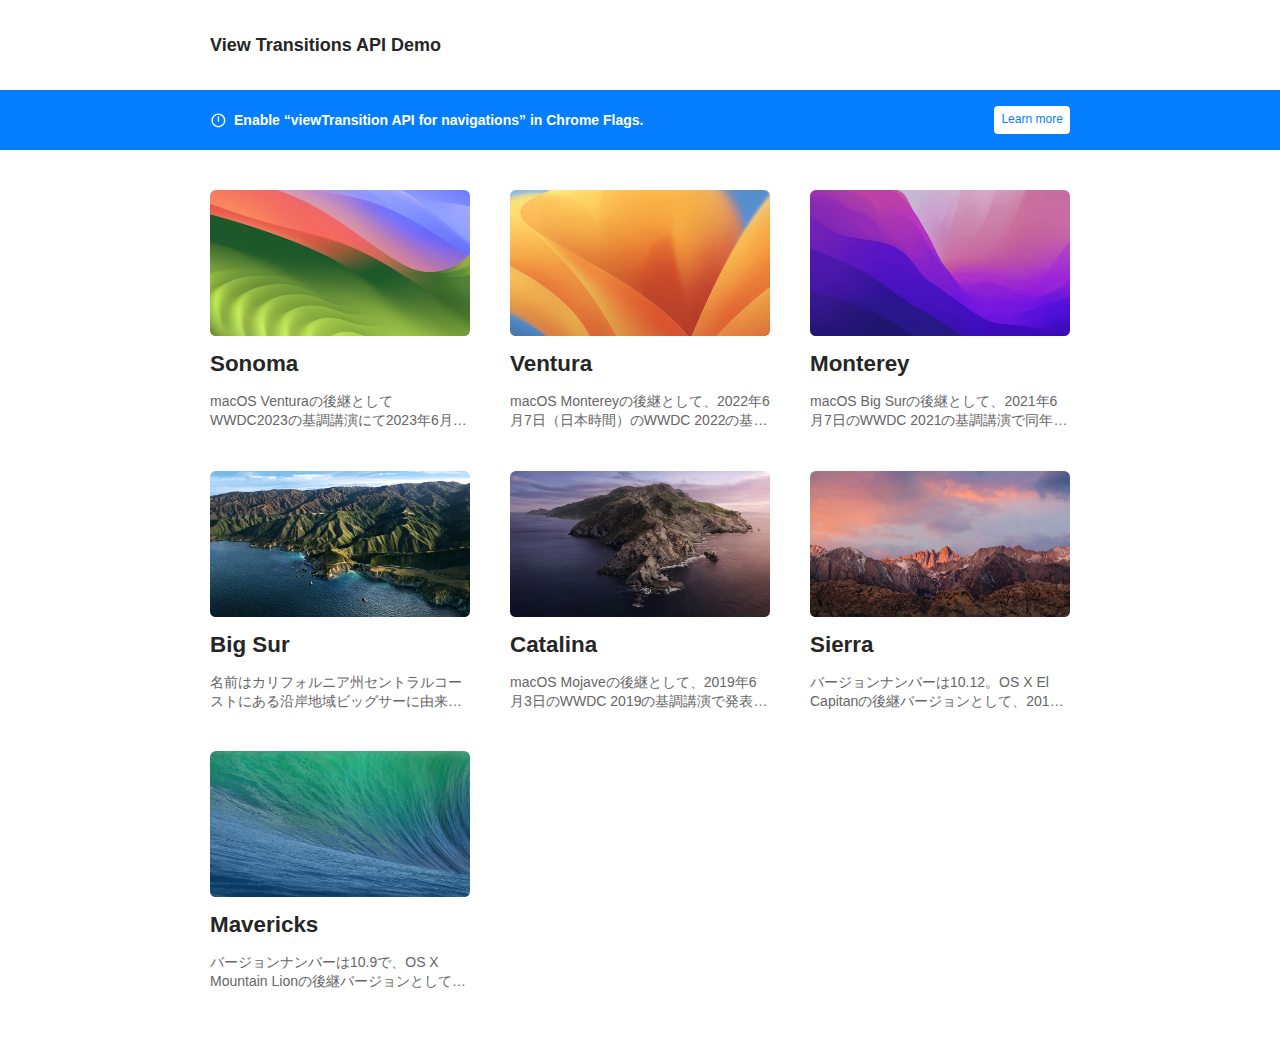
<file: src/index.html>
<!DOCTYPE html>
<html lang="en">
<head>
  <meta charset="UTF-8">
  <meta name="viewport" content="width=device-width, initial-scale=1.0">
  <!-- <meta name="view-transition" content="same-origin" /> -->
  <link rel="stylesheet" href="./styles/main.css" />
  <title>View Transitions API</title>
</head>
<body>
  <div id="root" class="top">
    <header>
      <div class="container-basis">
        <div class="medContent">
          <h1>
            <a href="/">View Transitions API Demo</a>
          </h1>
        </div>
      </div>
    </header>
    <aside class="container-basis note">
      <div class="medContent">
        <svg xmlns="http://www.w3.org/2000/svg" width="1.2em" height="1.2em" viewBox="0 0 24 24"><g fill="none" stroke="currentColor" stroke-linecap="round" stroke-width="2"><path stroke-dasharray="60" stroke-dashoffset="60" d="M12 3C16.9706 3 21 7.02944 21 12C21 16.9706 16.9706 21 12 21C7.02944 21 3 16.9706 3 12C3 7.02944 7.02944 3 12 3Z"><animate fill="freeze" attributeName="stroke-dashoffset" dur="0.5s" values="60;0"/></path><path stroke-dasharray="8" stroke-dashoffset="8" d="M12 7V13"><animate fill="freeze" attributeName="stroke-dashoffset" begin="0.6s" dur="0.2s" values="8;0"/><animate attributeName="stroke-width" begin="1s" dur="3s" keyTimes="0;0.1;0.2;0.3;1" repeatCount="indefinite" values="2;3;3;2;2"/></path></g><circle cx="12" cy="17" r="1" fill="currentColor" fill-opacity="0"><animate fill="freeze" attributeName="fill-opacity" begin="0.8s" dur="0.4s" values="0;1"/><animate attributeName="r" begin="1.3s" dur="3s" keyTimes="0;0.1;0.2;0.3;1" repeatCount="indefinite" values="1;2;2;1;1"/></circle></svg>
        <p>Enable <q>viewTransition API for navigations</q> in Chrome Flags.</p>
        <a href="https://developer.chrome.com/docs/web-platform/view-transitions/cross-document?hl=ja" target="_blank">Learn more</a>
      </div>
    </aside>
    <main id="view-index">
      <div class="container-basis">
        <div class="medContent">
          <div class="list">
            <a class="card open" href="/detail-sonoma.html">
              <img
                data-view-transition-name="thumbnail"
                style="--view-transition-name: thumbnail-1"
                class="image thumb-image"
                src="./images/sonoma.jpg.webp"
                width="1920"
                height="1080"
                alt=""
              />
              <h2 class="title" data-view-transition-name="title" style="--view-transition-name: title-1">Sonoma</h2>
              <p class="description">macOS Venturaの後継としてWWDC2023の基調講演にて2023年6月5日に発表。米カリフォルニア州のワイン産地のソノマ郡から命名された。</p>
            </a>
            <a class="card open" href="/detail-ventura.html">
              <img
                data-view-transition-name="thumbnail"
                style="--view-transition-name: thumbnail-2"
                class="image thumb-image"
                src="./images/ventura.jpg.webp"
                width="1920"
                height="1080"
                alt=""
              />
              <h2 class="title" data-view-transition-name="title" style="--view-transition-name: title-2">Ventura</h2>
              <p class="description">macOS Montereyの後継として、2022年6月7日（日本時間）のWWDC 2022の基調講演で2022年秋にリリース予定と発表された。OSの名称は、カリフォルニア州ベンチュラ郡にあるサンブエナベンチュラという都市の通称のベンチュラに由来する。</p>
            </a>
            <a class="card open" href="/detail-monterey.html">
              <img
                data-view-transition-name="thumbnail"
                style="--view-transition-name: thumbnail-3"
                class="image thumb-image"
                src="./images/monterey.jpg.webp"
                width="1920"
                height="1080"
                alt=""
              />
              <h2 class="title" data-view-transition-name="title" style="--view-transition-name: title-3">Monterey</h2>
              <p class="description">macOS Big Surの後継として、2021年6月7日のWWDC 2021の基調講演で同年秋にリリース予定と発表され[2]、同年10月25日より無償配布されている[3]。名前はカリフォルニア州モントレー郡にあるモントレーという町に由来する。</p>
            </a>
            <a class="card open" href="/detail-bigsur.html">
              <img
                data-view-transition-name="thumbnail"
                style="--view-transition-name: thumbnail-4"
                class="image thumb-image"
                src="./images/bigsur.jpg.webp"
                width="1920"
                height="1080"
                alt=""
              />
              <h2 class="title" data-view-transition-name="title" style="--view-transition-name: title-4">Big Sur</h2>
              <p class="description">名前はカリフォルニア州セントラルコーストにある沿岸地域ビッグサーに由来する。バージョンナンバーは11となり、Mac OS X Public Beta以降の20年近く用いられてきたメジャーバージョンである10から変更された。</p>
            </a>
            <a class="card open" href="/detail-catalina.html">
              <img
                data-view-transition-name="thumbnail"
                style="--view-transition-name: thumbnail-5"
                class="image thumb-image"
                src="./images/catalina.jpg.webp"
                width="1920"
                height="1080"
                alt=""
              />
              <h2 class="title" data-view-transition-name="title" style="--view-transition-name: title-5">Catalina</h2>
              <p class="description">macOS Mojaveの後継として、2019年6月3日のWWDC 2019の基調講演で発表され[1]、同年10月8日にリリースされた[2]。名前はカリフォルニア州ロサンゼルス沖に浮かぶサンタカタリナ島から付けられた。</p>
            </a>
            <a class="card open" href="/detail-sierra.html">
              <img
                data-view-transition-name="thumbnail"
                style="--view-transition-name: thumbnail-6"
                class="image thumb-image"
                src="./images/sierra.jpg.webp"
                width="1920"
                height="1080"
                alt=""
              />
              <h2 class="title" data-view-transition-name="title" style="--view-transition-name: title-6">Sierra</h2>
              <p class="description">バージョンナンバーは10.12。OS X El Capitanの後継バージョンとして、2016年9月20日に無料でリリースされた[1]。</p>
            </a>
            <a class="card open" href="/detail-mavericks.html">
              <img
                data-view-transition-name="thumbnail"
                style="--view-transition-name: thumbnail-7"
                class="image thumb-image"
                src="./images/mavericks.jpg.webp"
                width="1920"
                height="1080"
                alt=""
              />
              <h2 class="title" data-view-transition-name="title" style="--view-transition-name: title-7">Mavericks</h2>
              <p class="description">バージョンナンバーは10.9で、OS X Mountain Lionの後継バージョンとして2013年10月22日に無料でリリースされた。OS本体の最終セキュリティアップデートは、2016年7月18日にリリースされたセキュリティアップデート 2016-004[2]である。</p>
            </a>
          </div>
        </div>
      </div>
    </main>
  </div>
</body>
</html>
</file>
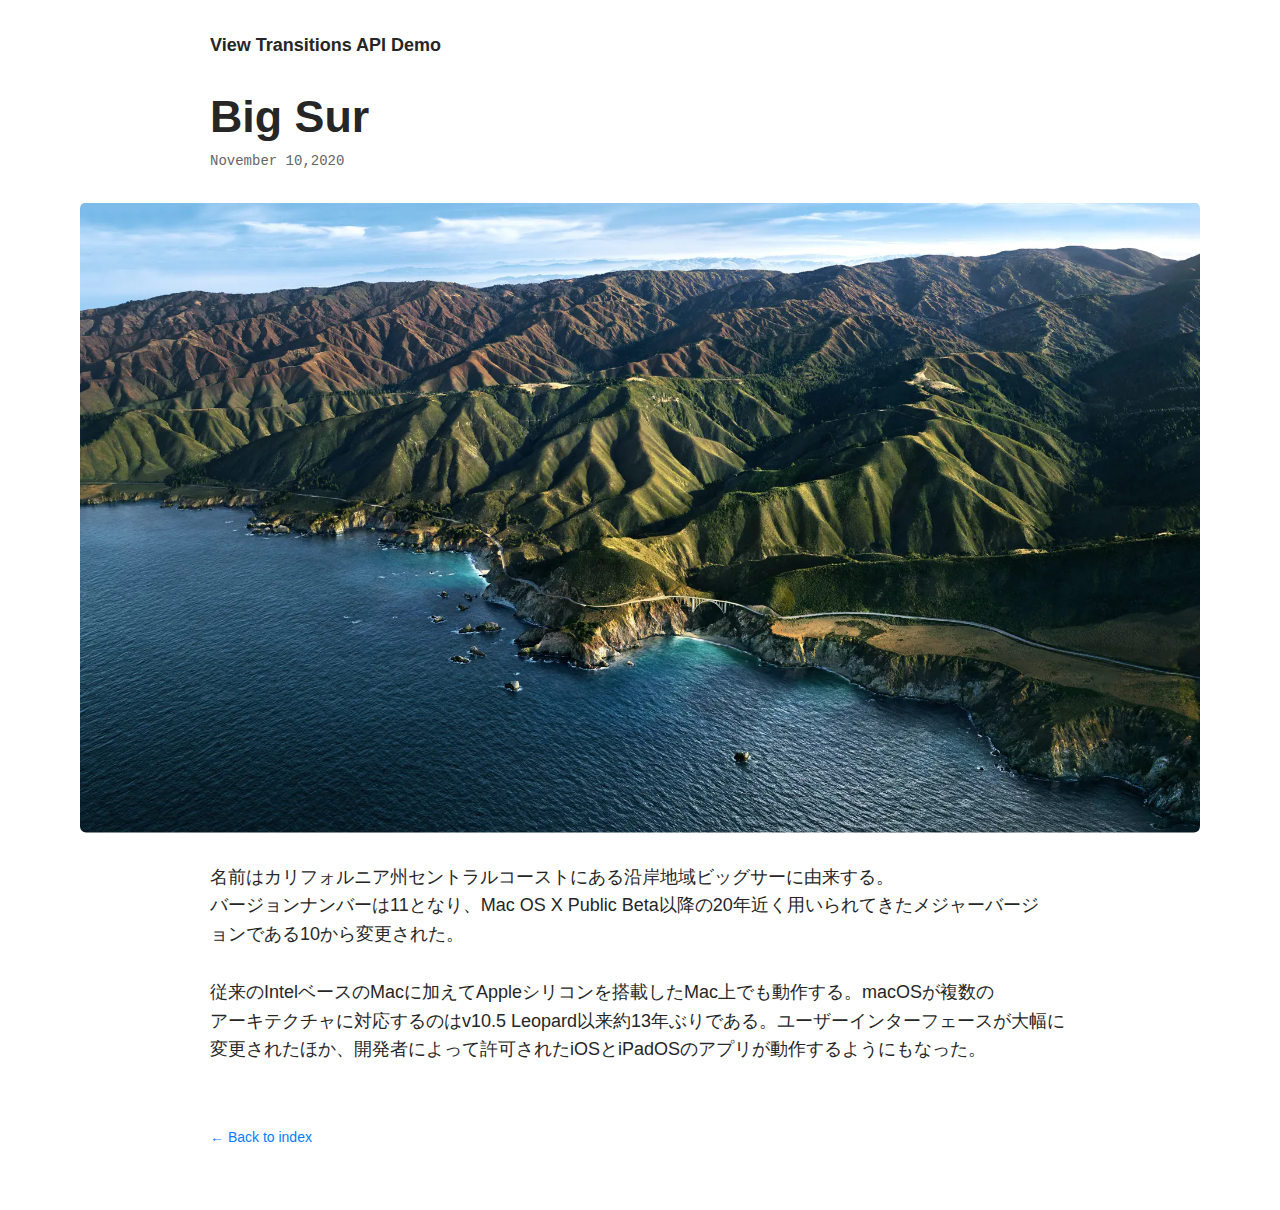
<file: src/detail-bigsur.html>
<!DOCTYPE html>
<html lang="ja">
<head>
  <meta charset="UTF-8">
  <meta name="viewport" content="width=device-width, initial-scale=1.0">
  <!-- <meta name="view-transition" content="same-origin" /> -->
  <link rel="stylesheet" href="./styles/main.css" />
  <title>View Transitions API | Big Sur</title>
</head>
<body>
  <div id="root">
    <header>
      <div class="container-basis">
        <div class="medContent">
          <h1>
            <a href="/">View Transitions API Demo</a>
          </h1>
        </div>
      </div>
    </header>
    <main
      id="view-detail"
      data-view-transition-name="detail"
      style="--view-transition-name: detail-4"
    >
      <div class="container-basis">

        <div class="medContent title">
          <h2
            data-view-transition-name="title"
            style="--view-transition-name: title-4"
          >
            Big Sur
          </h2>
          <p>November 10,2020</p>
        </div>

        <div class="maxContent image">
          <img
            class="image detail-image"
            src="./images/bigsur.jpg.webp"
            alt=""
            data-view-transition-name="thumbnail"
            style="--view-transition-name: thumbnail-4"
          />
        </div>

        <div class="medContent description">
          <p>名前はカリフォルニア州セントラルコーストにある沿岸地域ビッグサーに由来する。バージョンナンバーは11となり、Mac OS X Public Beta以降の20年近く用いられてきたメジャーバージョンである10から変更された。<br/><br/>従来のIntelベースのMacに加えてAppleシリコンを搭載したMac上でも動作する。macOSが複数のアーキテクチャに対応するのはv10.5 Leopard以来約13年ぶりである。ユーザーインターフェースが大幅に変更されたほか、開発者によって許可されたiOSとiPadOSのアプリが動作するようにもなった。</p>
          <a href="/">← Back to index</a>
        </div>

      </div>
    </main>
  </div>
</body>
</html>
</file>
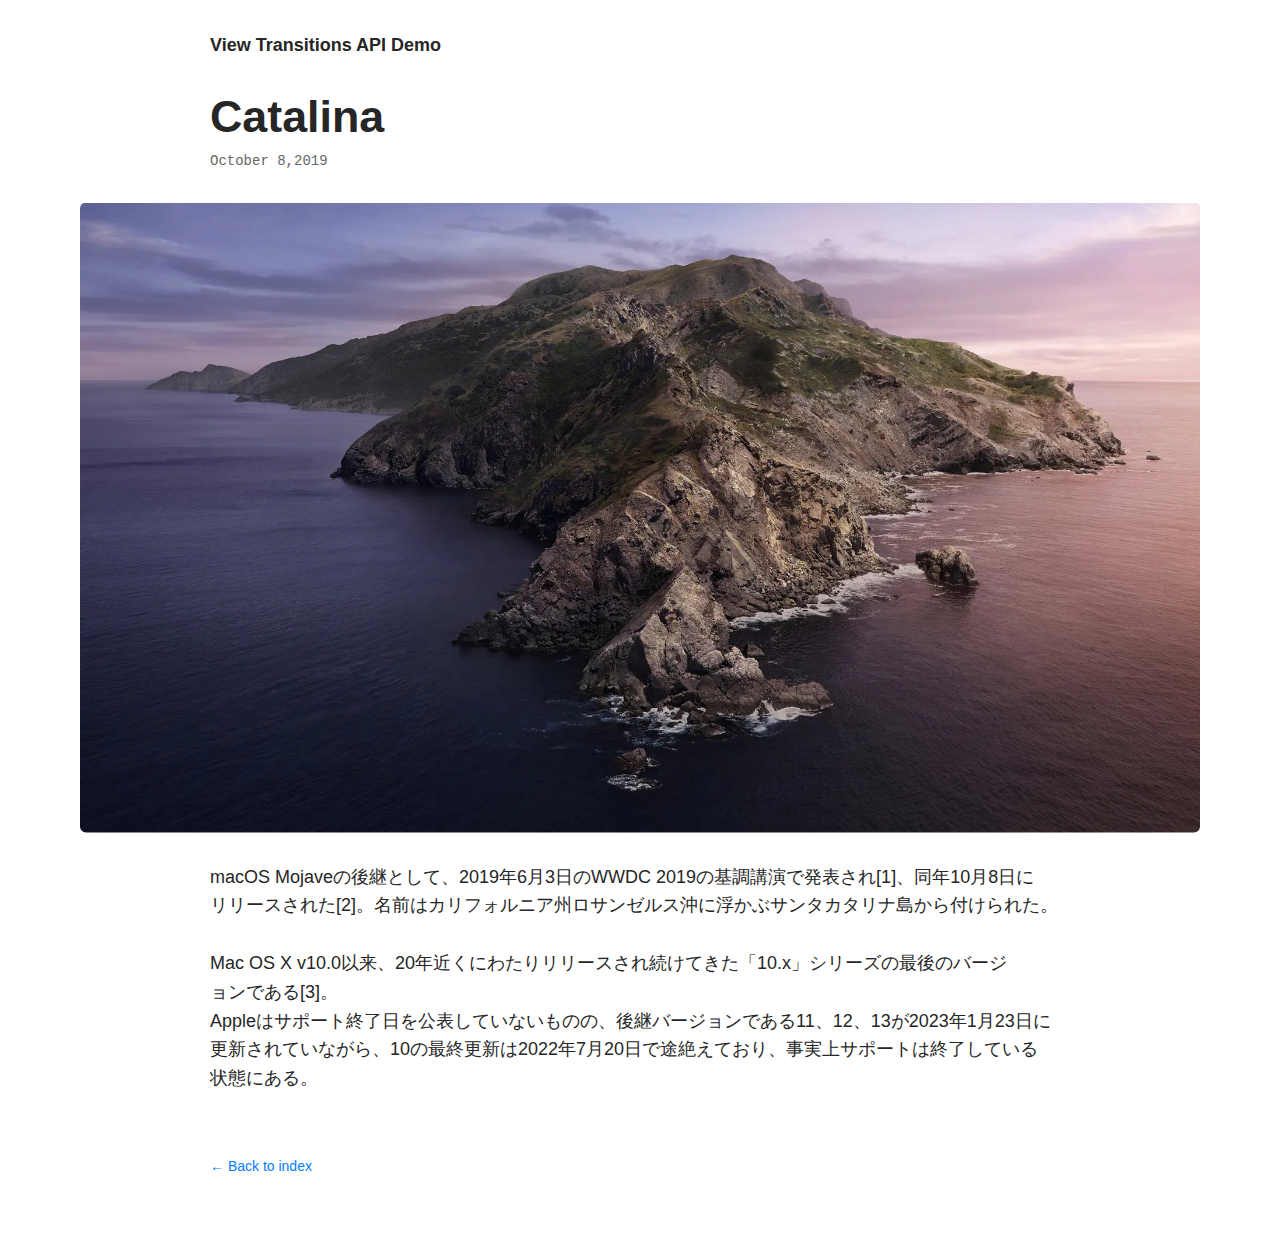
<file: src/detail-catalina.html>
<!DOCTYPE html>
<html lang="ja">
<head>
  <meta charset="UTF-8">
  <meta name="viewport" content="width=device-width, initial-scale=1.0">
  <!-- <meta name="view-transition" content="same-origin" /> -->
  <link rel="stylesheet" href="./styles/main.css" />
  <title>View Transitions API | Catalina</title>
</head>
<body>
  <div id="root">
    <header>
      <div class="container-basis">
        <div class="medContent">
          <h1>
            <a href="/">View Transitions API Demo</a>
          </h1>
        </div>
      </div>
    </header>
    <main
      id="view-detail"
      data-view-transition-name="detail"
      style="--view-transition-name: detail-5"
    >
      <div class="container-basis">

        <div class="medContent title">
          <h2
            data-view-transition-name="title"
            style="--view-transition-name: title-5"
          >
            Catalina
          </h2>
          <p>October 8,2019</p>
        </div>

        <div class="maxContent image">
          <img
            class="image detail-image"
            src="./images/catalina.jpg.webp"
            alt=""
            data-view-transition-name="thumbnail"
            style="--view-transition-name: thumbnail-5"
          />
        </div>

        <div class="medContent description">
          <p>macOS Mojaveの後継として、2019年6月3日のWWDC 2019の基調講演で発表され[1]、同年10月8日にリリースされた[2]。名前はカリフォルニア州ロサンゼルス沖に浮かぶサンタカタリナ島から付けられた。<br/><br/>Mac OS X v10.0以来、20年近くにわたりリリースされ続けてきた「10.x」シリーズの最後のバージョンである[3]。<br/>Appleはサポート終了日を公表していないものの、後継バージョンである11、12、13が2023年1月23日に更新されていながら、10の最終更新は2022年7月20日で途絶えており、事実上サポートは終了している状態にある。</p>
          <a href="/">← Back to index</a>
        </div>
      </div>
    </main>
  </div>
</body>
</html>
</file>
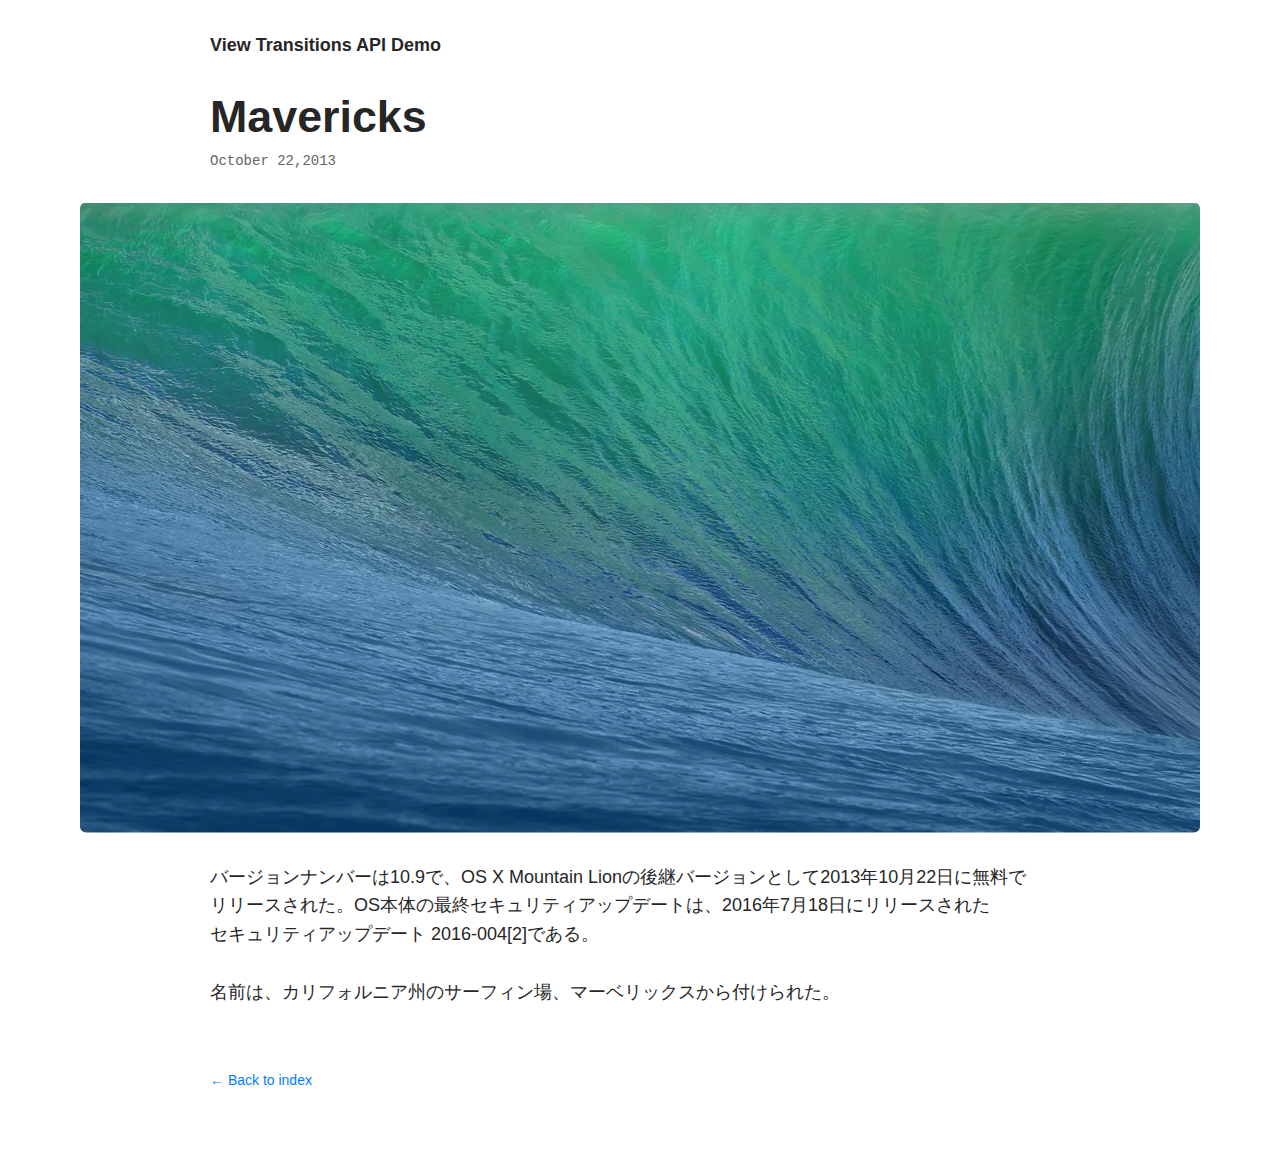
<file: src/detail-mavericks.html>
<!DOCTYPE html>
<html lang="ja">
<head>
  <meta charset="UTF-8">
  <meta name="viewport" content="width=device-width, initial-scale=1.0">
  <!-- <meta name="view-transition" content="same-origin" /> -->
  <link rel="stylesheet" href="./styles/main.css" />
  <title>View Transitions API | Mavericks</title>
</head>
<body>
  <div id="root">
    <header>
      <div class="container-basis">
        <div class="medContent">
          <h1>
            <a href="/">View Transitions API Demo</a>
          </h1>
        </div>
      </div>
    </header>
    <main
      id="view-detail"
      data-view-transition-name="detail"
      style="--view-transition-name: detail-7"
    >
      <div class="container-basis">

        <div class="medContent title">
          <h2
            data-view-transition-name="title"
            style="--view-transition-name: title-7"
          >
            Mavericks
          </h2>
          <p>October 22,2013</p>
        </div>

        <div class="maxContent image">
          <img
            class="image detail-image"
            src="./images/mavericks.jpg.webp"
            alt=""
            data-view-transition-name="thumbnail"
            style="--view-transition-name: thumbnail-7"
          />
        </div>

        <div class="medContent description">
          <p>バージョンナンバーは10.9で、OS X Mountain Lionの後継バージョンとして2013年10月22日に無料でリリースされた。OS本体の最終セキュリティアップデートは、2016年7月18日にリリースされたセキュリティアップデート 2016-004[2]である。<br/><br/>名前は、カリフォルニア州のサーフィン場、マーベリックスから付けられた。</p>
          <a href="/">← Back to index</a>
        </div>

      </div>
    </main>
  </div>
</body>
</html>
</file>
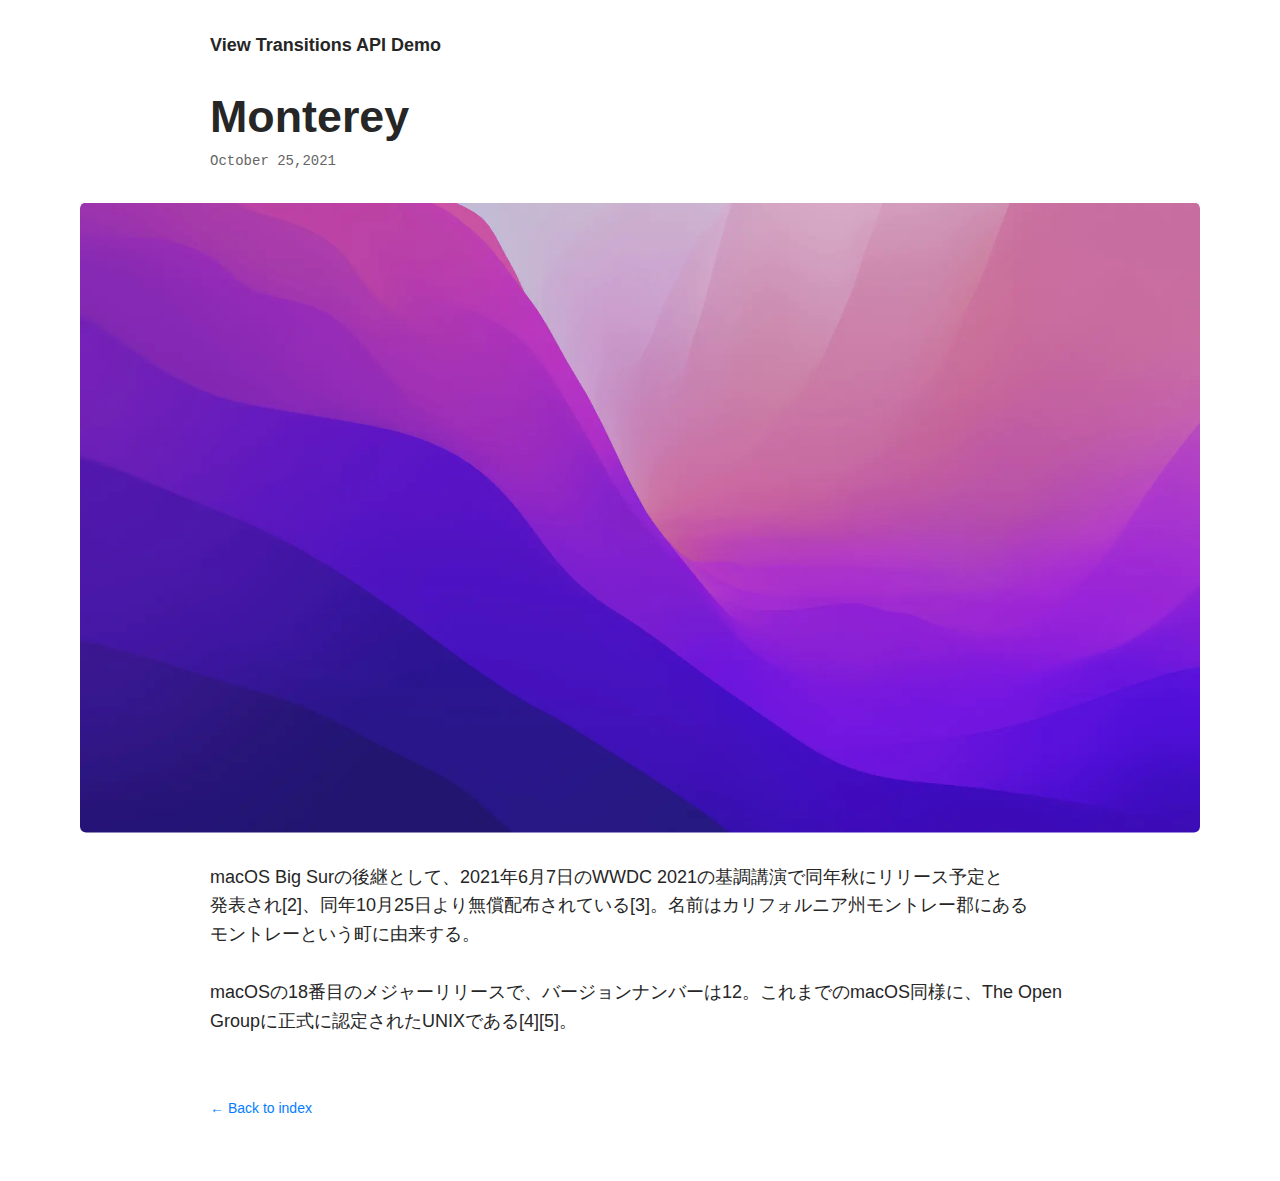
<file: src/detail-monterey.html>
<!DOCTYPE html>
<html lang="ja">
<head>
  <meta charset="UTF-8">
  <meta name="viewport" content="width=device-width, initial-scale=1.0">
  <!-- <meta name="view-transition" content="same-origin" /> -->
  <link rel="stylesheet" href="./styles/main.css" />
  <title>View Transitions API | Monterey</title>
</head>
<body>
  <div id="root">
    <header>
      <div class="container-basis">
        <div class="medContent">
          <h1>
            <a href="/">View Transitions API Demo</a>
          </h1>
        </div>
      </div>
    </header>
    <main
      id="view-detail"
      data-view-transition-name="detail"
      style="--view-transition-name: detail-3"
    >
      <div class="container-basis">

        <div class="medContent title">
          <h2
            data-view-transition-name="title"
            style="--view-transition-name: title-3"
          >
            Monterey
          </h2>
          <p>October 25,2021</p>
        </div>

        <div class="maxContent image">
          <img
            class="image detail-image"
            src="./images/monterey.jpg.webp"
            alt=""
            data-view-transition-name="thumbnail"
            style="--view-transition-name: thumbnail-3"
          />
        </div>

        <div class="medContent description">
          <p>macOS Big Surの後継として、2021年6月7日のWWDC 2021の基調講演で同年秋にリリース予定と発表され[2]、同年10月25日より無償配布されている[3]。名前はカリフォルニア州モントレー郡にあるモントレーという町に由来する。<br/><br/>macOSの18番目のメジャーリリースで、バージョンナンバーは12。これまでのmacOS同様に、The Open Groupに正式に認定されたUNIXである[4][5]。</p>
          <a href="/">← Back to index</a>
        </div>
      </div>
    </main>
  </div>


</body>
</html>
</file>
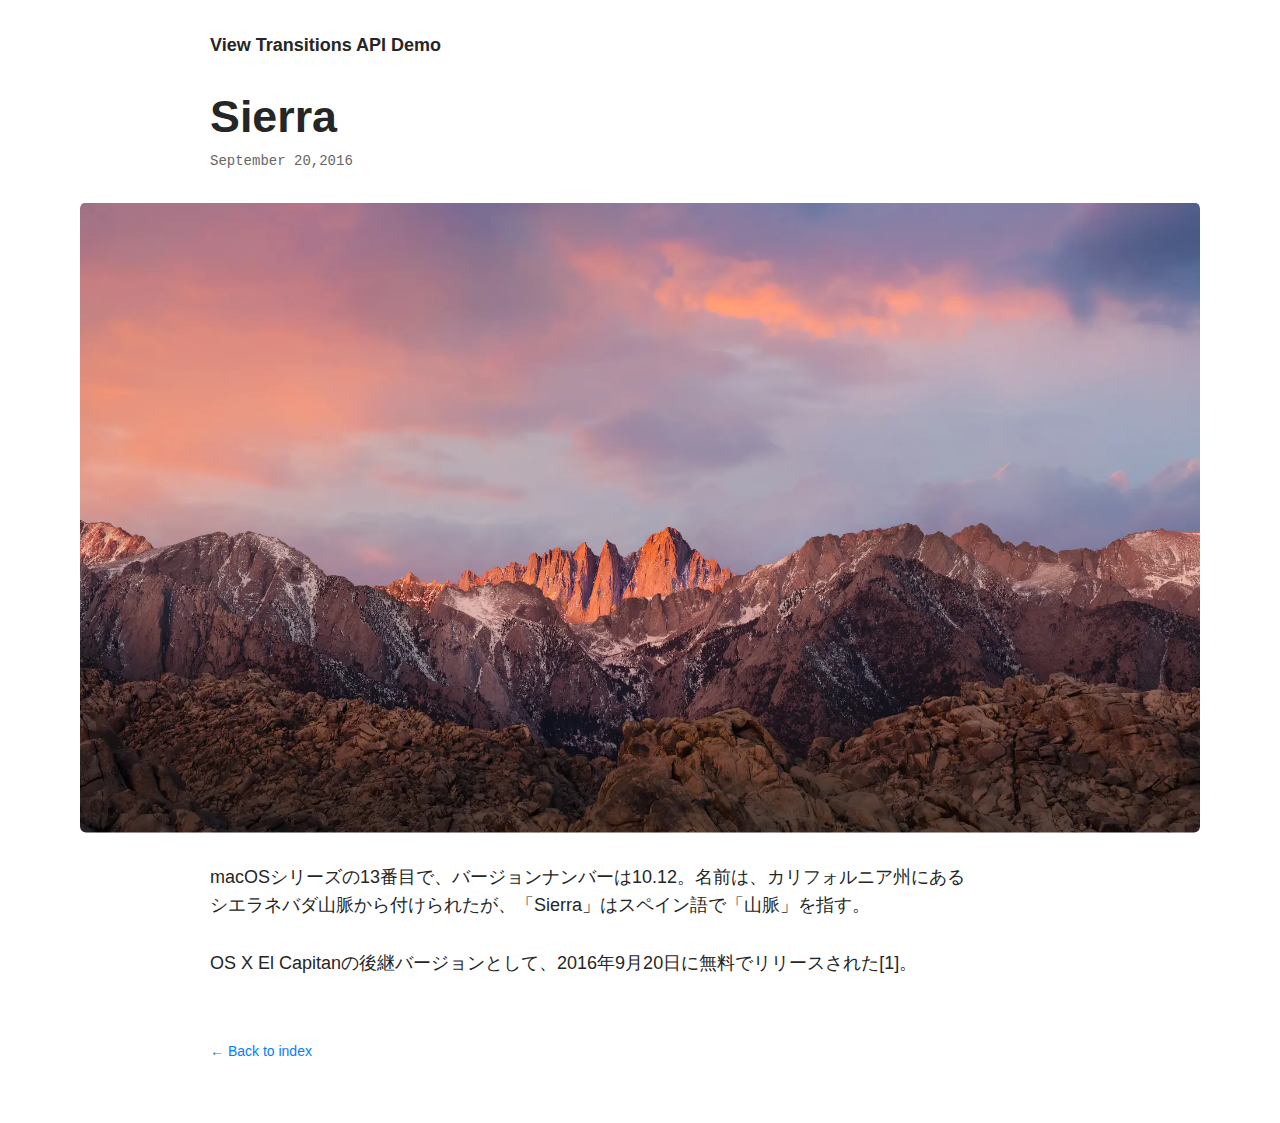
<file: src/detail-sierra.html>
<!DOCTYPE html>
<html lang="ja">
<head>
  <meta charset="UTF-8">
  <meta name="viewport" content="width=device-width, initial-scale=1.0">
  <!-- <meta name="view-transition" content="same-origin" /> -->
  <link rel="stylesheet" href="./styles/main.css" />
  <title>View Transitions API | Sierra</title>
</head>
<body>
  <div id="root">
    <header>
      <div class="container-basis">
        <div class="medContent">
          <h1>
            <a href="/">View Transitions API Demo</a>
          </h1>
        </div>
      </div>
    </header>
    <main id="view-detail">
      <div class="container-basis">

        <div class="medContent title">
          <h2
            data-view-transition-name="title"
            style="--view-transition-name: title-6"
          >
            Sierra
          </h2>
          <p>September 20,2016</p>
        </div>

        <div class="maxContent image">
          <img
            class="image detail-image"
            src="./images/sierra.jpg.webp"
            alt=""
            data-view-transition-name="thumbnail"
            style="--view-transition-name: thumbnail-6"
          />
        </div>

        <div class="medContent description">
          <p>macOSシリーズの13番目で、バージョンナンバーは10.12。名前は、カリフォルニア州にあるシエラネバダ山脈から付けられたが、「Sierra」はスペイン語で「山脈」を指す。<br/><br/>OS X El Capitanの後継バージョンとして、2016年9月20日に無料でリリースされた[1]。</p>
          <a href="/">← Back to index</a>
        </div>
      </div>
    </main>
  </div>

</body>
</html>
</file>
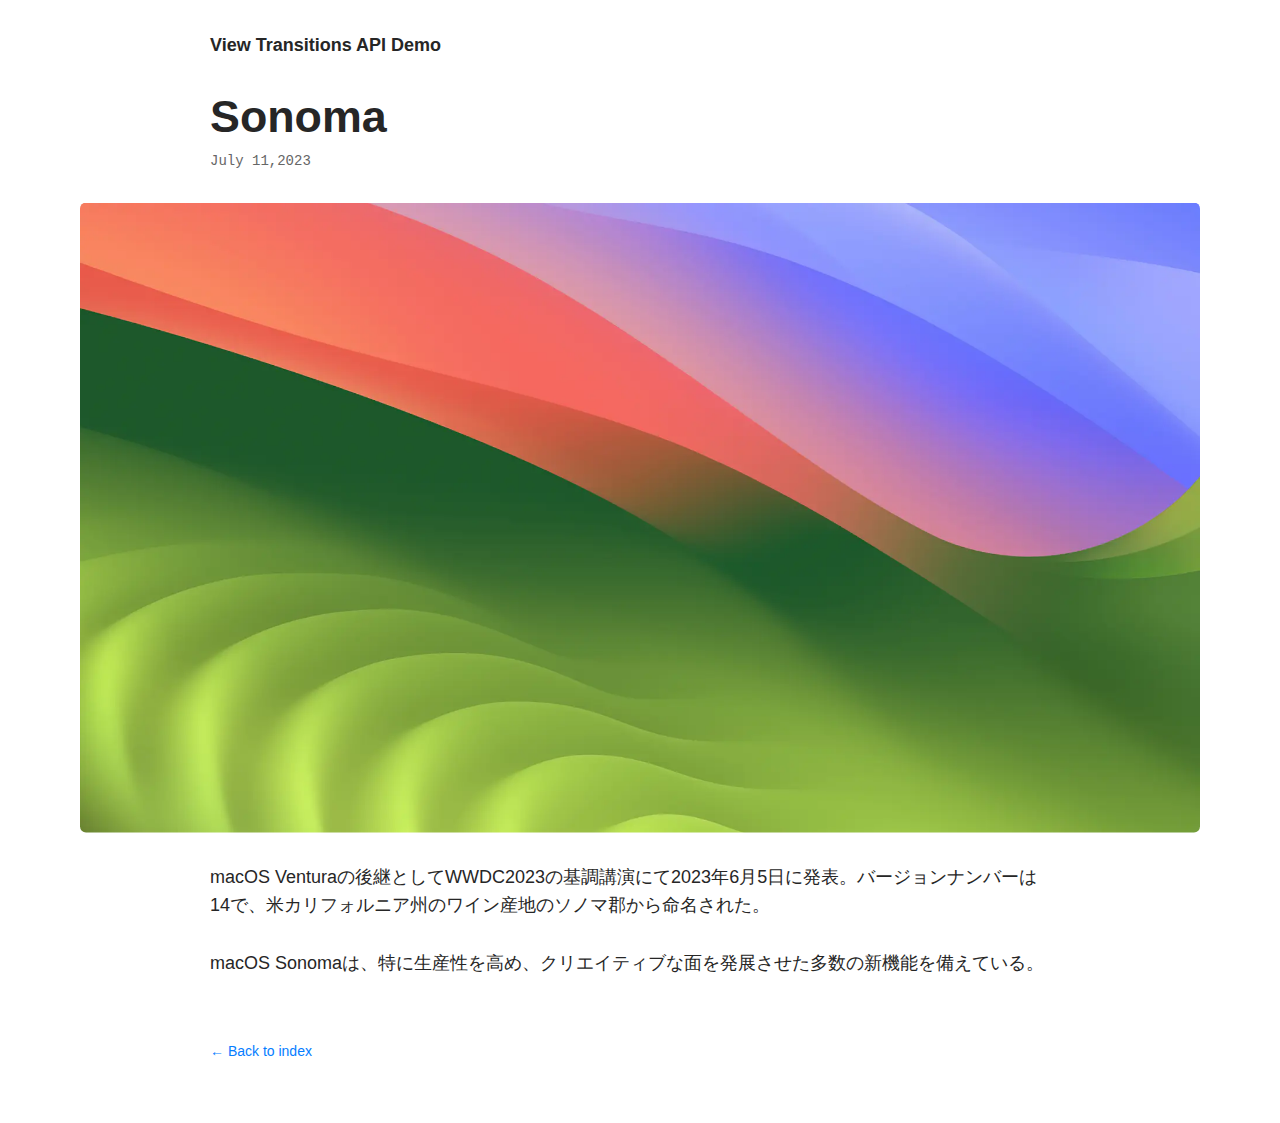
<file: src/detail-sonoma.html>
<!DOCTYPE html>
<html lang="ja">
<head>
  <meta charset="UTF-8">
  <meta name="viewport" content="width=device-width, initial-scale=1.0">
  <!-- <meta name="view-transition" content="same-origin" /> -->
  <link rel="stylesheet" href="./styles/main.css" />
  <title>View Transitions API | Sonoma</title>
</head>
<body>
  <div id="root">
    <header>
      <div class="container-basis">
        <div class="medContent">
          <h1>
            <a href="/">View Transitions API Demo</a>
          </h1>
        </div>
      </div>
    </header>
    <main id="view-detail">
      <div class="container-basis">

        <div class="medContent title">
          <h2
            data-view-transition-name="title"
            style="--view-transition-name: title-1"
          >
            Sonoma
          </h2>
          <p>July 11,2023</p>
        </div>

        <div class="maxContent image">
          <img
            class="image detail-image"
            src="./images/sonoma.jpg.webp"
            alt=""
            data-view-transition-name="thumbnail"
            style="--view-transition-name: thumbnail-1"
          />
        </div>

        <div class="medContent description">
          <p>macOS Venturaの後継としてWWDC2023の基調講演にて2023年6月5日に発表。バージョンナンバーは14で、米カリフォルニア州のワイン産地のソノマ郡から命名された。<br/><br/>macOS Sonomaは、特に生産性を高め、クリエイティブな面を発展させた多数の新機能を備えている。</p>
          <a href="/">← Back to index</a>
        </div>
      </div>
    </main>
  </div>

</body>
</html>
</file>
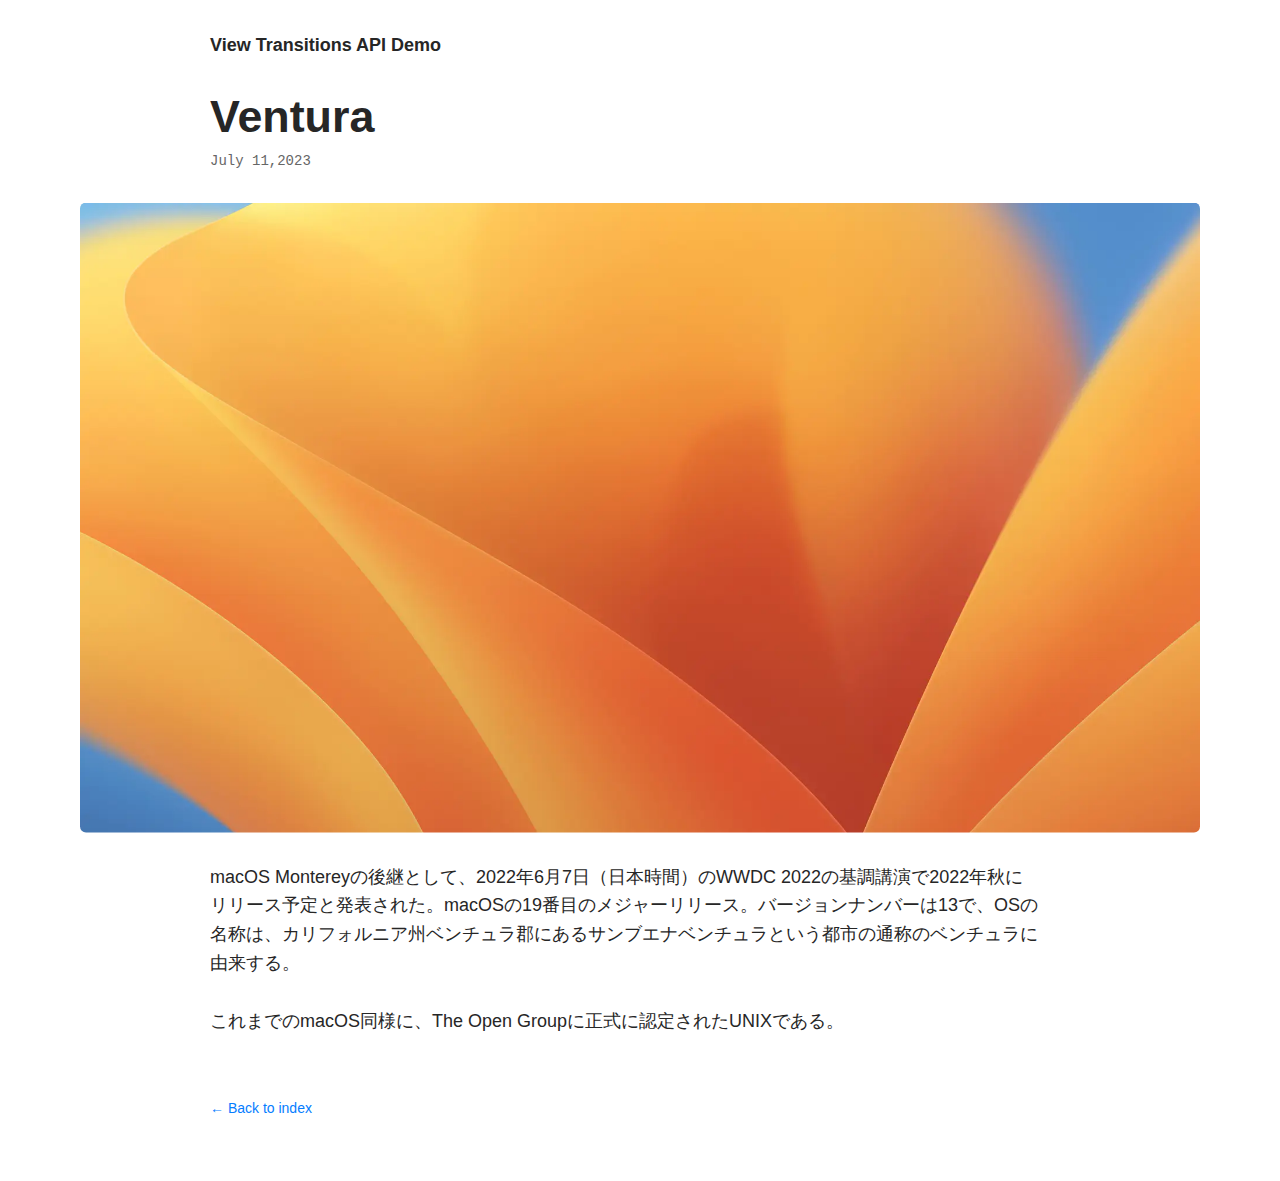
<file: src/detail-ventura.html>
<!DOCTYPE html>
<html lang="ja">
<head>
  <meta charset="UTF-8">
  <meta name="viewport" content="width=device-width, initial-scale=1.0">
  <!-- <meta name="view-transition" content="same-origin" /> -->
  <link rel="stylesheet" href="./styles/main.css" />
  <title>View Transitions API | Ventura</title>
</head>
<body>
  <div id="root">
    <header>
      <div class="container-basis">
        <div class="medContent">
          <h1>
            <a href="/">View Transitions API Demo</a>
          </h1>
        </div>
      </div>
    </header>
    <main id="view-detail">
      <div class="container-basis">

        <div class="medContent title">
          <h2
            data-view-transition-name="title"
            style="--view-transition-name: title-2"
          >
            Ventura
          </h2>
          <p>July 11,2023</p>
        </div>

        <div class="maxContent image">
          <img
            class="image detail-image"
            src="./images/ventura.jpg.webp"
            alt=""
            data-view-transition-name="thumbnail"
            style="--view-transition-name: thumbnail-2"
          />
        </div>

        <div class="medContent description">
          <p>macOS Montereyの後継として、2022年6月7日（日本時間）のWWDC 2022の基調講演で2022年秋にリリース予定と発表された。macOSの19番目のメジャーリリース。バージョンナンバーは13で、OSの名称は、カリフォルニア州ベンチュラ郡にあるサンブエナベンチュラという都市の通称のベンチュラに由来する。<br/><br/>これまでのmacOS同様に、The Open Groupに正式に認定されたUNIXである。</p>
          <a href="/">← Back to index</a>
        </div>
      </div>
    </main>
  </div>
</body>
</html>
</file>
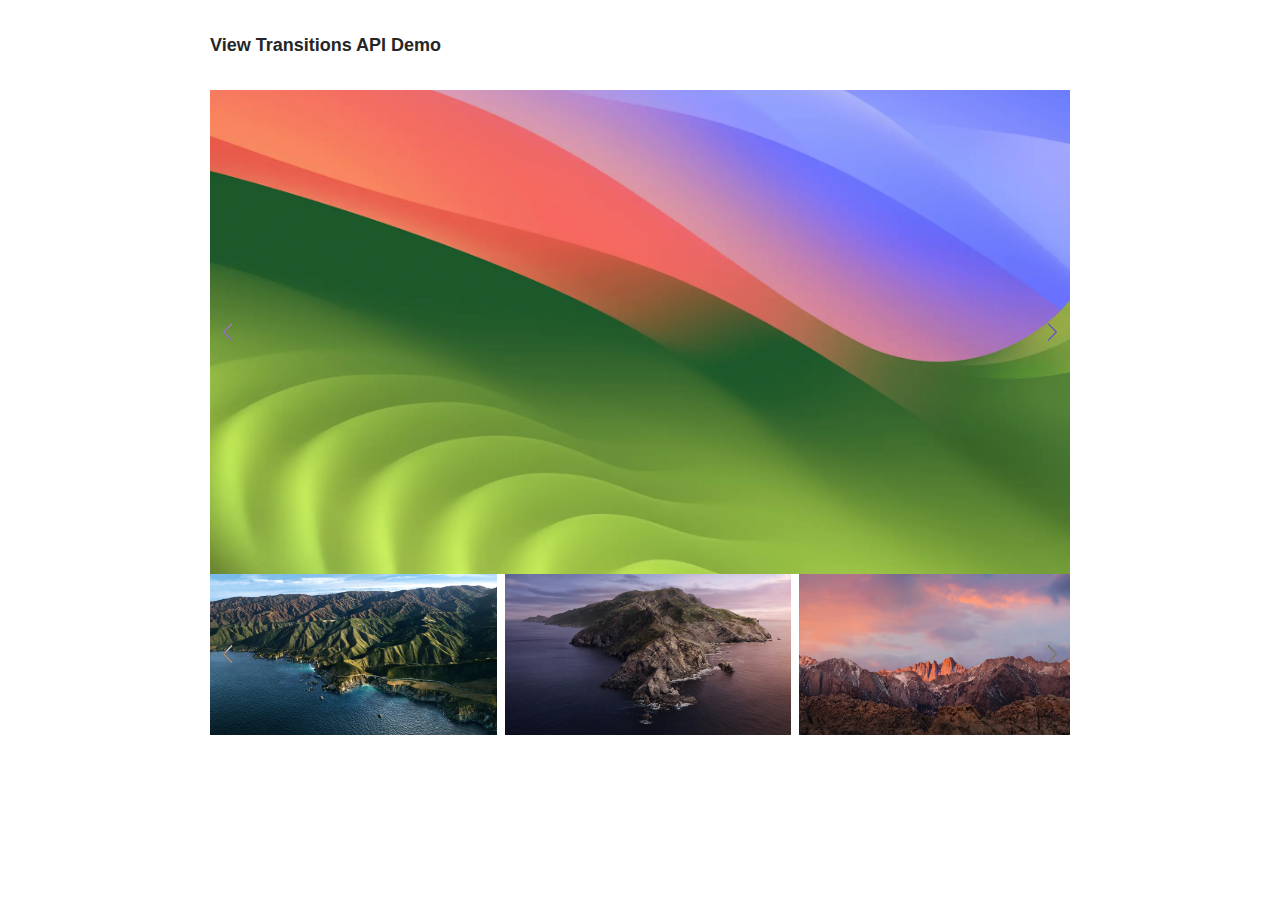
<file: src/test.html>
<!DOCTYPE html>
<html lang="en">
<head>
  <meta charset="UTF-8">
  <meta name="viewport" content="width=device-width, initial-scale=1.0">
  <script defer src="./custom-elements/slider.js"></script>
  <link rel="stylesheet" href="./styles/main.css" />
  <title>View Transitions API</title>
</head>
<body>
  <div id="root" class="top">
    <header>
      <div class="container-basis">
        <div class="medContent">
          <h1>
            <a href="/">View Transitions API Demo</a>
          </h1>
        </div>
      </div>
    </header>
    <main id="view-index">
      <div class="container-basis">
        <div class="medContent">
          <custom-slider style="--column: 100%; --gap: 16px; --inline: 1920; --block: 1080;">
            <div slot="slide"><img loading="lazy" src="./images/sonoma.jpg.webp" alt="" /></div>
            <div slot="slide"><img loading="lazy" src="./images/ventura.jpg.webp" alt="" /></div>
            <div slot="slide"><img loading="lazy" src="./images/monterey.jpg.webp" alt="" /></div>
          </custom-slider>
          <custom-slider style="--column: calc(100% / 3); --gap: 8px; --inline: 1920; --block: 1080;">
            <div slot="slide"><a href=""><img loading="lazy" src="./images/bigsur.jpg.webp" alt="" /></a></div>
            <div slot="slide"><img loading="lazy" src="./images/catalina.jpg.webp" alt="" /></div>
            <div slot="slide"><img loading="lazy" src="./images/sierra.jpg.webp" alt="" /></div>
            <div slot="slide"><img loading="lazy" src="./images/mavericks.jpg.webp" alt="" /></div>
          </custom-slider>
        </div>
      </div>
    </main>
  </div>
</body>
</html>
</file>
<file: src/styles/main.css>
@view-transition {
  navigation: auto;
}

@layer reset, theme, base, layout, page, component;
@layer reset {
  *:where(:not(html, iframe, canvas, img, svg, video, audio):not(svg *, symbol *, ::slotted(*))) {
    all: unset;
    display: revert;
  }
  *, *::before, *::after {
    box-sizing: border-box;
    margin: 0;
  }
  ol, ul, menu, summary {
    list-style: none;
    list-style-position: inside;
  }
  a {
    text-decoration: none;
    color: inherit;
  }
  img {
    max-inline-size: 100%;
    max-block-size: 100%;
  }
  textarea {
    white-space: revert;
  }
  meter {
    -webkit-appearance: revert;
    appearance: revert;
  }
  :where(pre) {
    all: revert;
  }
  ::placeholder {
    color: unset;
  }
  ::marker {
    content: initial;
  }
  :where([hidden]) {
    display: none;
  }
  :where([contenteditable]:not([contenteditable="false"])) {
    -moz-user-modify: read-write;
    -webkit-user-modify: read-write;
    overflow-wrap: break-word;
  }
  :where([draggable="true"]) {
    -webkit-user-drag: element;
  }
  :where(dialog:modal) {
    all: revert;
  }
}

@layer theme {
  :root {
    --primary: 0deg 0% 15%;
    --secondary: 0deg 0% 40%;
    --accent: #057dff;
  }
}

@layer base {
  html {
    word-break: auto-phrase;
    font-family: -apple-system, BlinkMacSystemFont, "Segoe UI", Roboto, Oxygen, Ubuntu, Cantarell, "Open Sans", "Helvetica Neue", sans-serif;
    &:has(dialog[open]) {
      touch-action: none;
      -webkit-overflow-scrolling: auto;
      overflow: hidden;
      overscroll-behavior: contain;
    }
  }

  body {
    min-block-size: 100svb;
    font-feature-settings: "pkna" 1;
    line-height: 1.6;
    -webkit-text-size-adjust: 100%;
    -webkit-font-smoothing: antialiased;
    color: hsl(var(--primary));
  }
  img, svg, video {
    block-size: auto;
    vertical-align: bottom;
  }
  a, button, summary {
    touch-action: manipulation;
    cursor: pointer;
  }
  summary {
    &::-webkit-details-marker {
      display: none;
    }
  }
}

@layer layout {
  #root {
    --space: clamp(0.5rem, 0.227rem + 1.36vw, 1.25rem);
    --layout-space: calc(var(--space) * 3);
    --min-inline-size: 700px;
    --med-inline-size: 860px;
    --max-inline-size: 1120px;

    --inline-space: var(--layout-space);
    --minContent: min(calc(100% - var(--inline-space) * 2), var(--min-inline-size));
    --medContent: minmax(0, calc((var(--med-inline-size) - var(--min-inline-size)) / 2));
    --maxContent: minmax(0, calc((var(--max-inline-size) - var(--med-inline-size)) / 2));
    --fullScreen: minmax(var(--inline-space), 1fr);

    container-type: inline-size;
    container-name: root;
    isolation: isolate;
    position: relative;
    min-block-size: 100svb;
    padding-block-end: env(safe-area-inset-bottom);
    /* display: grid;
    grid-template-columns: 100%;
    grid-template-rows: auto 1fr;
    grid-template-areas: 'header'
                         'main';
    :is(.top) {
      grid-template-areas: 'header'
                           'aside'
                           'main';
    } */
    :where(.container-basis) {
      inline-size: 100%;
      display: grid;
      align-content: baseline;
      grid-template-columns: [fullScreen-start] var(--fullScreen)
                             [maxContent-start] var(--maxContent)
                             [medContent-start] var(--medContent)
                             [minContent-start] var(--minContent) [minContent-end]
                             var(--medContent) [medContent-end]
                             var(--maxContent) [maxContent-end]
                             var(--fullScreen) [fullScreen-end];

      > *:is(.minContent) {
        grid-column: minContent;
      }
      > *:is(.medContent) {
        grid-column: medContent;
      }
      > *:is(.maxContent) {
        grid-column: maxContent;
      }
      > *:is(.fullScreen) {
        grid-column: fullScreen;
      }
      > *:not(.fullScreen) {
        padding-inline: env(safe-area-inset-left) env(safe-area-inset-right);
      }
    }
  }
}

@layer layout {
  header {
    block-size: max(5em, 10cqh);
    position: sticky;
    top: 0;
    display: grid;
    grid-template-columns: 1fr;
    place-items: center;
    background-color: white;
    z-index: 1;
    h1 {
      font-size: clamp(1.063rem, 1.034rem + 0.14vw, 1.125rem);
      font-weight: 600;
    }
  }
  main {
    margin-block-end: var(--layout-space);
    padding-block-end: env(safe-area-inset-bottom);
  }
}

@layer page {
  :where(aside) {
    block-size: 60px;
    margin-block-end: calc(var(--space) * 2);
    place-content: center;
    background: var(--accent);
    color: white;
    font-size: clamp(0.75rem, 0.693rem + 0.29vw, 0.875rem);
    font-weight: 600;
    > div {
      display: grid;
      grid-template-columns: auto 1fr auto;
      gap: 0.5em;
      align-items: center;
      p {
        display: -webkit-box;
        -webkit-box-orient: block-axis;
        -webkit-line-clamp: 1;
        contain: content;
        max-block-size: 1lh;
      }
      a {
        padding: 0.4em 0.6em;
        border-radius: 4px;
        font-size: clamp(0.625rem, 0.568rem + 0.29vw, 0.75rem);
        font-weight: normal;
        color: var(--accent);
        background: white;
      }
    }
  }

  #view-index {
    .list {
      display: grid;
      grid-template-columns: repeat(auto-fill, minmax(260px, 1fr));
      gap: calc(var(--space) * 2);
      > .card {
        display: grid;
        grid-template-columns: 1fr;
        grid-template-rows: subgrid;
        grid-row: span 3;
        row-gap: calc(var(--space) * 0.5);
        > .image {
          aspect-ratio: 16 / 9;
          clip-path: inset(0 round 6px);
          transition: scale 0.3s ease;
        }
        > .title {
          font-size: 1.4rem;
          font-weight: 600;
        }
        > .description {
          display: -webkit-box;
          -webkit-box-orient: block-axis;
          -webkit-line-clamp: 2;
          contain: content;
          max-block-size: 2lh;
          font-size: clamp(0.75rem, 0.693rem + 0.29vw, 0.875rem);
          color: hsl(var(--secondary));
          line-height: 2cap;
        }
        @media (hover: hover) {
          &:hover {
            > .image {
              scale: 1.05;
            }
          }
        }

      }
    }
  }
}

@layer page {
  #view-detail {
    .container-basis {
      > .title {
        display: flex;
        flex-direction: column;
        gap: 0.4em;
        margin-block-end: calc(var(--layout-space) / 2);
        > h2 {
          font-size: 2.8rem;
          font-weight: 600;
          line-height: 1.2em;
        }
        > p {
          font-size: clamp(0.75rem, 0.693rem + 0.29vw, 0.875rem);
          color: hsl(var(--secondary));
          font-family: monospace;
        }
      }
      > .image {
        aspect-ratio: 16 / 9;
        clip-path: inset(0 round 6px);
        margin-block-end: calc(var(--layout-space) / 2);
      }
      > .description {
        > p {
          font-size: clamp(1.063rem, 1.034rem + 0.14vw, 1.125rem);
          margin-block-end: var(--layout-space);
        }
        > a {
          inline-size: max-content;
          font-size: clamp(0.75rem, 0.693rem + 0.29vw, 0.875rem);
          color: var(--accent);
        }
      }
    }
  }
}

@layer page {
  *[data-view-transition-name] {
    view-transition-name: var(--view-transition-name);
    contain: paint;
  }
  ::view-transition-group(root),
  ::view-transition-old(root),
  ::view-transition-new(root) {
    animation-duration: 0.3s;
  }

}
</file>
